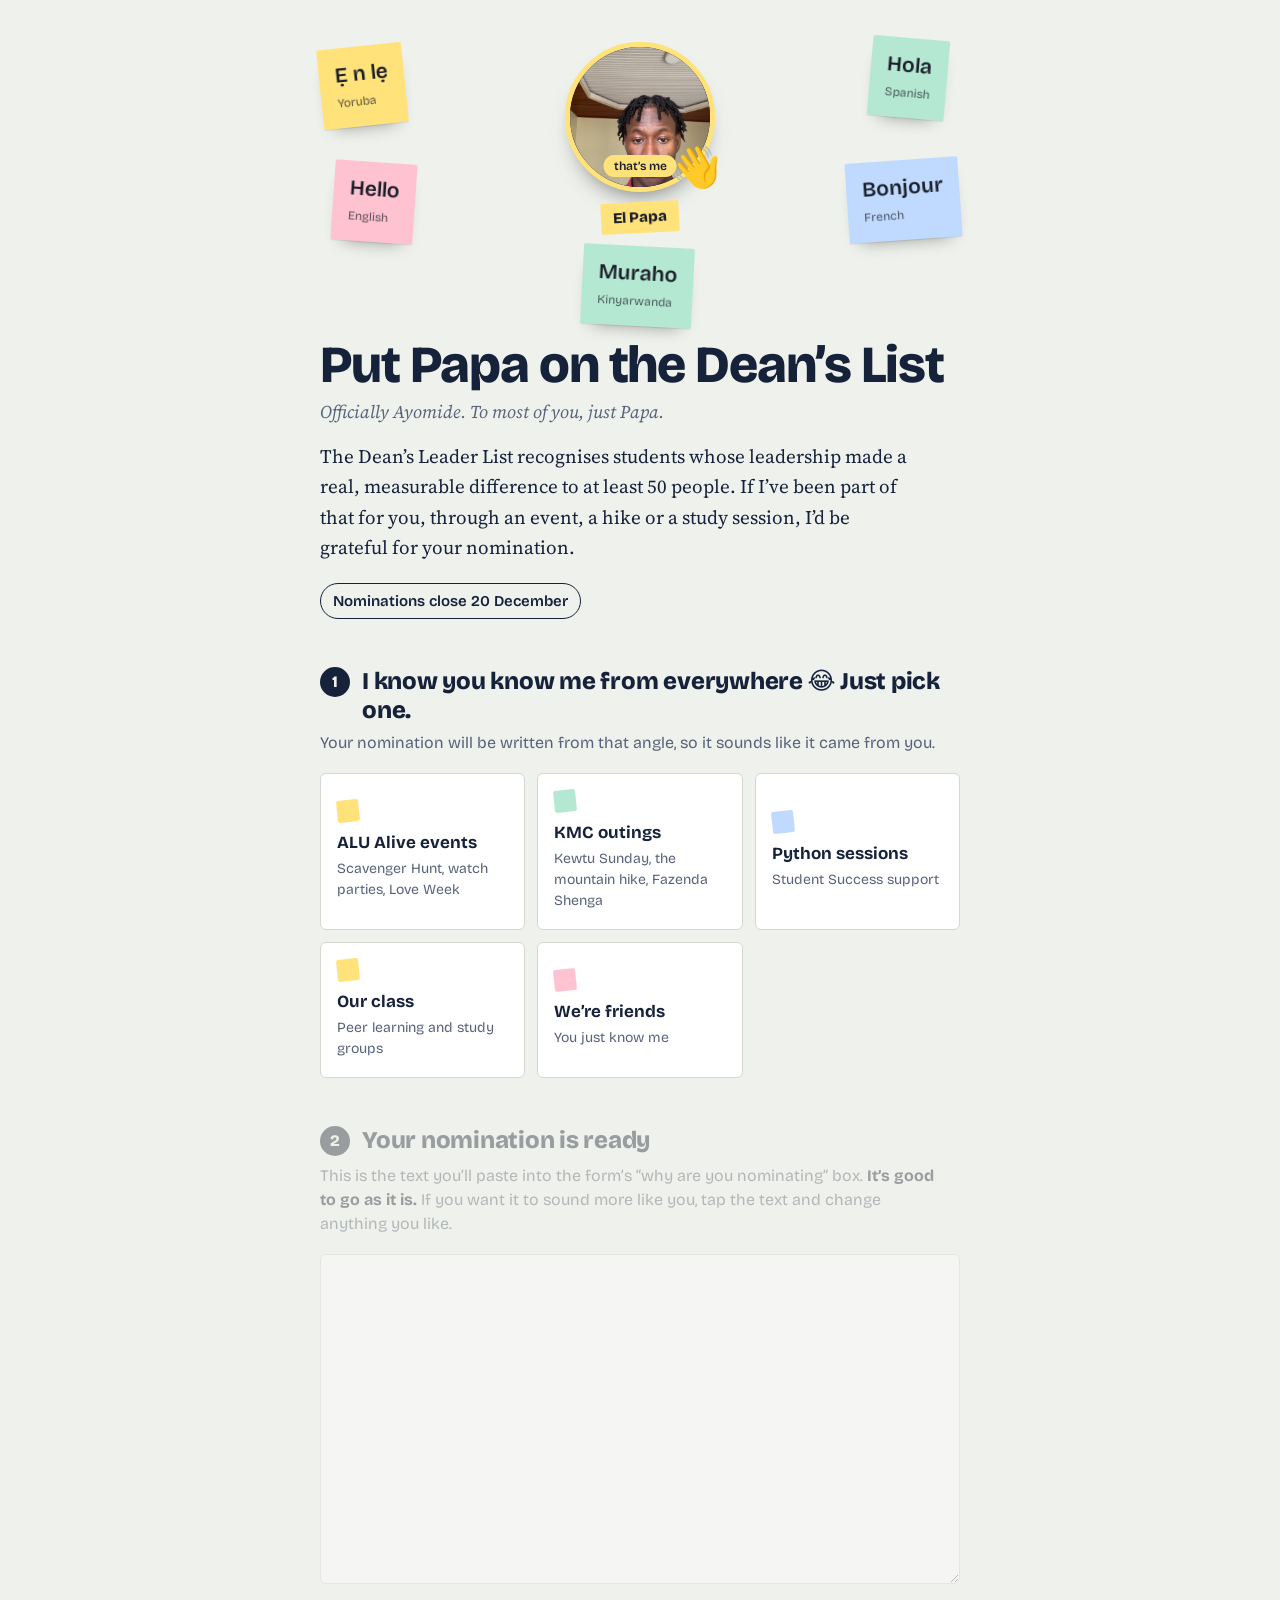
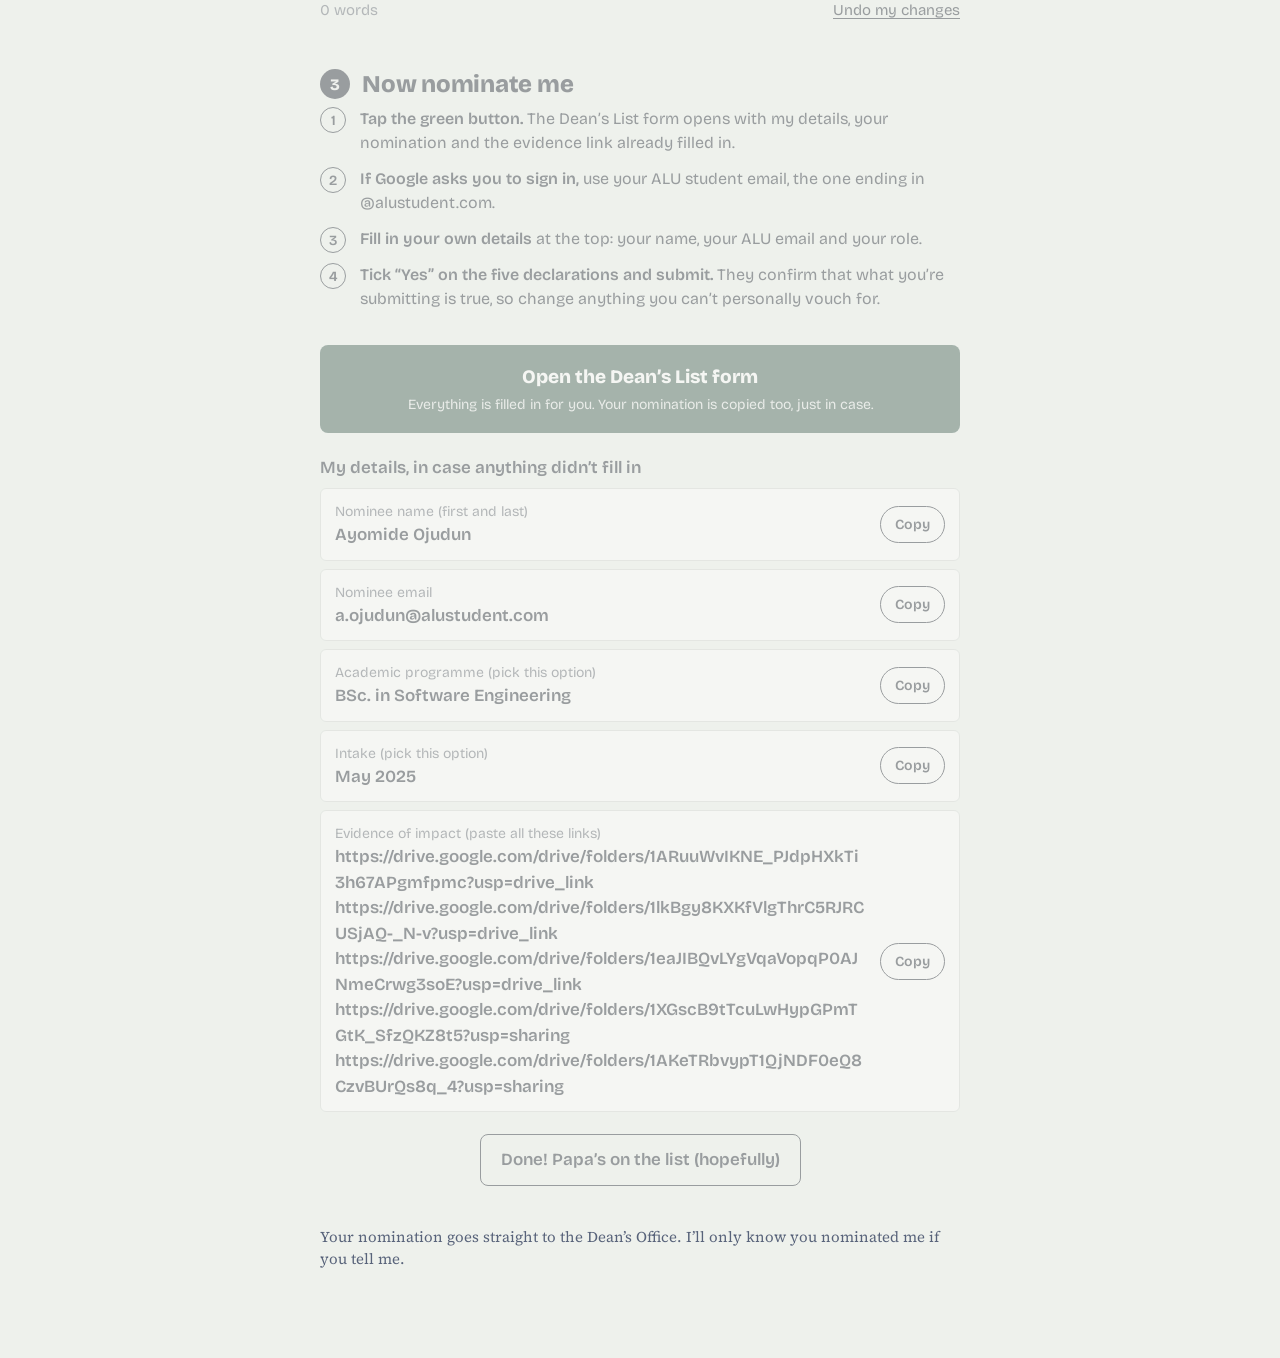
<file: index.html>
<!doctype html>
<html lang="en">
<head>
<meta charset="utf-8">
<meta name="viewport" content="width=device-width, initial-scale=1, viewport-fit=cover">
<title>Papa for the Dean’s List</title>
<meta name="description" content="Nominate Ayomide (Papa) for ALU’s Dean’s Leader List. Takes about two minutes.">
<link rel="icon" href="data:image/svg+xml,<svg xmlns='http://www.w3.org/2000/svg' viewBox='0 0 100 100'><text y='.9em' font-size='90'>🎓</text></svg>">
<link rel="preconnect" href="https://fonts.googleapis.com">
<link rel="preconnect" href="https://fonts.gstatic.com" crossorigin>
<link href="https://fonts.googleapis.com/css2?family=Bricolage+Grotesque:opsz,wght@12..96,400;12..96,600;12..96,800&family=Source+Serif+4:ital,opsz,wght@0,8..60,400;0,8..60,600;1,8..60,400&display=swap" rel="stylesheet">
<link rel="stylesheet" href="style.css">
</head>
<body>
<main class="wrap">
  <div class="wall" aria-hidden="true">
    <div class="note n1">Ẹ n lẹ<small>Yoruba</small></div>
    <div class="note n2">Hello<small>English</small></div>
    <div class="note n3">Hola<small>Spanish</small></div>
    <div class="note n4">Bonjour<small>French</small></div>
    <div class="note n5">Muraho<small>Kinyarwanda</small></div>
    <div class="papa">
      <div class="face" id="face"><span class="initial">Papa<small>that’s me</small></span></div>
      <div class="wave">👋</div>
      <span class="tag">El Papa</span>
    </div>
  </div>

  <h1>Put Papa on the Dean’s List</h1>
  <p class="aka">Officially Ayomide. To most of you, just Papa.</p>
  <p class="lede">The Dean’s Leader List recognises students whose leadership made a real, measurable difference to at least 50 people. If I’ve been part of that for you, through an event, a hike or a study session, I’d be grateful for your nomination.</p>
  <span class="deadline">Nominations close 20 December</span>

  <section id="s1">
    <h2><span class="step">1</span>I know you know me from everywhere 😂 Just pick one.</h2>
    <p class="hint">Your nomination will be written from that angle, so it sounds like it came from you.</p>
    <div class="groups" id="groups"></div>
  </section>

  <section id="s2" class="locked" aria-disabled="true">
    <h2><span class="step">2</span>Your nomination is ready</h2>
    <p class="hint">This is the text you’ll paste into the form’s “why are you nominating” box. <b>It’s good to go as it is.</b> If you want it to sound more like you, tap the text and change anything you like.</p>
    <label for="essay" class="sr">Your nomination text</label>
    <textarea id="essay" spellcheck="true"></textarea>
    <div class="meta">
      <span class="count" id="count" aria-live="polite">0 words</span>
      <button class="link" id="reset" type="button">Undo my changes</button>
    </div>
  </section>

  <section id="s3" class="locked" aria-disabled="true">
    <h2><span class="step">3</span>Now nominate me</h2>
    <ol class="how">
      <li><b>Tap the green button.</b> The Dean’s List form opens with my details, your nomination and the evidence link already filled in.</li>
      <li><b>If Google asks you to sign in,</b> use your ALU student email, the one ending in @alustudent.com.</li>
      <li><b>Fill in your own details</b> at the top: your name, your ALU email and your role.</li>
      <li><b>Tick “Yes” on the five declarations and submit.</b> They confirm that what you’re submitting is true, so change anything you can’t personally vouch for.</li>
    </ol>
    <a class="cta" id="go" href="https://docs.google.com/forms/d/e/1FAIpQLSceH_SEI4HLP_g3n-gmYNl29mjpC9BsT-lb0v7ZDl2UUuuXvw/viewform" target="_blank" rel="noopener">
      Open the Dean’s List form
      <small>Everything is filled in for you. Your nomination is copied too, just in case.</small>
    </a>

    <div class="fields" id="fields">
      <p class="fields-title">My details for the form</p>
    </div>

    <div class="after"><button class="ghost" id="done" type="button">Done! Papa’s on the list (hopefully)</button></div>

    <div class="thanks" id="thanks" role="status">
      <h3>Ẹ ṣé gan!</h3>
      <p>That’s “thank you so much” in Yoruba, and I mean it. Whatever the committee decides, thank you for vouching for me.</p>
      <p>Papa</p>
    </div>

  </section>

  <p class="privacy">Your nomination goes straight to the Dean’s Office. I’ll only know you nominated me if you tell me.</p>
</main>
<div class="toast" id="toast" role="status" aria-live="polite"></div>
<script src="shared.js"></script>
<script src="script.js"></script>
</body>
</html>
</file>
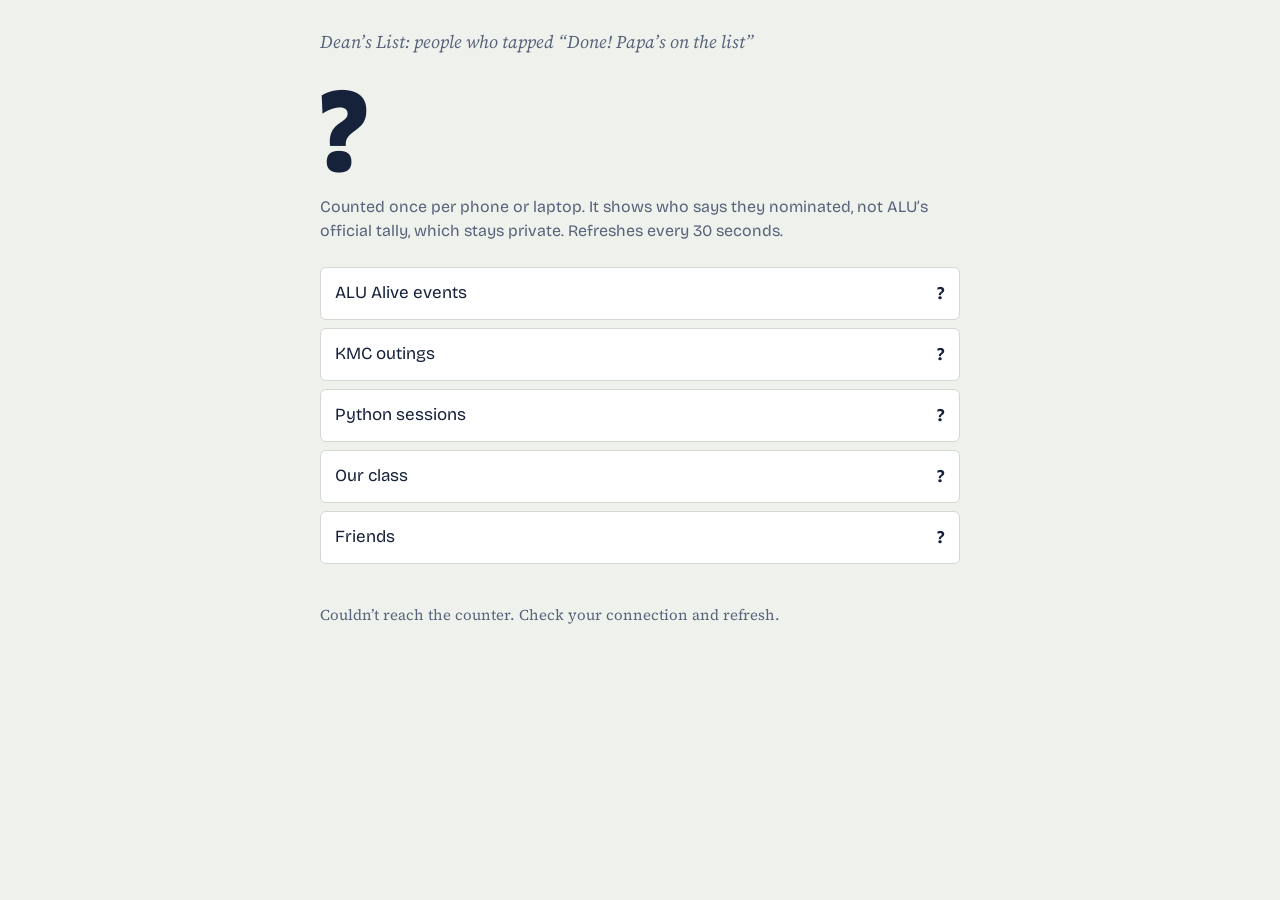
<file: stats.html>
<!doctype html>
<html lang="en">
<head>
<meta charset="utf-8">
<meta name="viewport" content="width=device-width, initial-scale=1, viewport-fit=cover">
<meta name="robots" content="noindex">
<title>Papa’s nomination count</title>
<link rel="preconnect" href="https://fonts.googleapis.com">
<link rel="preconnect" href="https://fonts.gstatic.com" crossorigin>
<link href="https://fonts.googleapis.com/css2?family=Bricolage+Grotesque:opsz,wght@12..96,400;12..96,600;12..96,800&family=Source+Serif+4:ital,opsz,wght@0,8..60,400;0,8..60,600;1,8..60,400&display=swap" rel="stylesheet">
<link rel="stylesheet" href="style.css">
</head>
<body>
<main class="wrap">
  <p class="aka">Dean’s List: people who tapped “Done! Papa’s on the list”</p>
  <div class="stat-big" id="total">…</div>
  <p class="hint">Counted once per phone or laptop. It shows who says they nominated, not ALU’s official tally, which stays private. Refreshes every 30 seconds.</p>

  <div class="stat-list" id="list"></div>

  <p class="privacy" id="updated"></p>
</main>
<script>
const BASE = "https://abacus.jasoncameron.dev";
const NS = "papa-reconciliation-2026-aojudun";
const KEYS = [
  ["deans-done-alive", "ALU Alive events"],
  ["deans-done-kmc", "KMC outings"],
  ["deans-done-python", "Python sessions"],
  ["deans-done-class", "Our class"],
  ["deans-done-friends", "Friends"]
];

async function get(key){
  try {
    const r = await fetch(BASE + "/get/" + NS + "/" + key, {cache: "no-store"});
    if (!r.ok) return 0;
    const j = await r.json();
    return j.value || 0;
  } catch(e){ return null; }
}

async function load(){
  const total = await get("deans-done");
  document.getElementById("total").textContent = total === null ? "?" : total;
  const list = document.getElementById("list");
  list.innerHTML = "";
  for (const [key, label] of KEYS){
    const v = await get(key);
    const row = document.createElement("div"); row.className = "stat-row";
    row.innerHTML = "<span></span><b></b>";
    row.querySelector("span").textContent = label;
    row.querySelector("b").textContent = v === null ? "?" : v;
    list.appendChild(row);
  }
  document.getElementById("updated").textContent = total === null
    ? "Couldn’t reach the counter. Check your connection and refresh."
    : "Last updated " + new Date().toLocaleTimeString();
}
load();
setInterval(load, 30000);
</script>
</body>
</html>
</file>
<file: style.css>
:root{
  --bg:#EEF1EC; --surface:#FFFFFF; --ink:#16213A; --muted:#58637A; --line:#D3D9D1;
  --accent:#1F5F4A; --accent-ink:#FFFFFF; --warn:#A33A2B;
  --note-y:#FFE27A; --note-p:#FFC2D1; --note-m:#B5E8D2; --note-b:#BFD9FF; --note-ink:#1B1F2A;
  --display:"Bricolage Grotesque", "Avenir Next", "Segoe UI", system-ui, sans-serif;
  --serif:"Source Serif 4", Georgia, "Times New Roman", serif;
  color-scheme: light;
  box-sizing:border-box;
  padding-top:env(safe-area-inset-top,0px);
  padding-bottom:env(safe-area-inset-bottom,0px);
}
@media (prefers-color-scheme: dark){
  :root:not([data-theme="light"]){
    --bg:#111924; --surface:#1A2433; --ink:#EAF0F7; --muted:#A3AEC0; --line:#2C384D;
    --accent:#62C9A3; --accent-ink:#0C1A14; --warn:#FF8E7C;
    --note-y:#EED46E; --note-p:#EDB2C1; --note-m:#A6D9C3; --note-b:#AFCAEE;
    color-scheme: dark;
  }
}
:root[data-theme="dark"]{
  --bg:#111924; --surface:#1A2433; --ink:#EAF0F7; --muted:#A3AEC0; --line:#2C384D;
  --accent:#62C9A3; --accent-ink:#0C1A14; --warn:#FF8E7C;
  --note-y:#EED46E; --note-p:#EDB2C1; --note-m:#A6D9C3; --note-b:#AFCAEE;
  color-scheme: dark;
}
*,*::before,*::after{box-sizing:inherit}
html{scroll-padding-top:env(safe-area-inset-top,0px)}
body{margin:0;background:var(--bg);color:var(--ink);font-family:var(--display);font-size:17px;line-height:1.5;-webkit-font-smoothing:antialiased;overflow-x:hidden}
.wrap{max-width:680px;margin:0 auto;padding:28px 20px 72px}

/* Hero: hello wall with Papa in the middle */
.wall{position:relative;height:280px;margin:4px 0 26px}
.note{position:absolute;padding:12px 16px 16px;background:var(--note-y);color:var(--note-ink);font-weight:600;font-size:21px;box-shadow:0 1px 0 rgba(0,0,0,.08),0 10px 18px -12px rgba(0,0,0,.45);border-radius:2px;--r:0deg;transform:rotate(var(--r))}
.note small{display:block;font-weight:400;font-size:12px;opacity:.7;margin-top:2px}
.n1{left:0;top:14px;--r:-6deg}
.n2{left:2%;top:130px;background:var(--note-p);--r:4deg}
.n3{right:2%;top:6px;background:var(--note-m);--r:5deg}
.n4{right:0;top:128px;background:var(--note-b);--r:-4deg}
.n5{left:calc(50% - 58px);top:214px;background:var(--note-m);--r:3deg}
.papa{position:absolute;left:50%;top:10px;translate:-50% 0;text-align:center;width:170px}
.face{width:150px;height:150px;margin:0 auto;border-radius:50%;background:var(--ink);color:var(--bg);display:grid;place-items:center;overflow:hidden;border:5px solid var(--note-y);box-shadow:0 14px 24px -14px rgba(0,0,0,.6);position:relative}
.face img{width:100%;height:100%;object-fit:cover}
.face .me{position:absolute;left:50%;bottom:10px;translate:-50% 0;padding:2px 10px;border-radius:999px;background:var(--note-y);color:var(--note-ink);font-size:12px;font-weight:600;white-space:nowrap}
.face .initial{font-size:44px;font-weight:800;letter-spacing:-.03em;line-height:1}
.face .initial small{display:block;font-size:13px;font-weight:600;letter-spacing:0;opacity:.75;margin-top:4px}
.wave{position:absolute;right:4px;top:96px;font-size:40px;transform-origin:70% 80%}
.tag{display:inline-block;margin-top:10px;padding:4px 12px;background:var(--note-y);color:var(--note-ink);font-weight:800;font-size:15px;transform:rotate(-3deg);border-radius:2px}
@media (prefers-reduced-motion: no-preference){
  .note{animation:stick .5s cubic-bezier(.2,1.4,.4,1) both, sway 5s ease-in-out .6s infinite}
  .n2{animation-delay:.12s,.9s}.n3{animation-delay:.24s,1.3s}.n4{animation-delay:.36s,1.7s}.n5{animation-delay:.48s,2.1s}
  .papa{animation:pop .6s cubic-bezier(.2,1.5,.4,1) .45s both}
  .face{animation:bob 3.2s ease-in-out 1.1s infinite}
  .wave{animation:wave 1.6s ease-in-out 1.2s infinite}
  @keyframes stick{from{opacity:0;translate:0 -18px;scale:1.08}to{opacity:1;translate:0 0;scale:1}}
  @keyframes sway{0%,100%{transform:rotate(var(--r))}50%{transform:rotate(calc(var(--r) * -0.4))}}
  @keyframes pop{from{opacity:0;scale:.6}to{opacity:1;scale:1}}
  @keyframes bob{0%,100%{translate:0 0}50%{translate:0 -6px}}
  @keyframes wave{0%,60%,100%{rotate:0deg}10%,30%{rotate:18deg}20%,40%{rotate:-10deg}}
}
@media (max-width:520px){
  .wall{height:330px}
  .note{font-size:17px;padding:9px 11px 12px}
  .n1{top:0}.n2{top:214px;left:0}.n3{top:0}.n4{top:214px}.n5{top:262px;left:calc(50% - 48px)}
  .papa{top:30px}
}

h1{font-size:clamp(34px,7vw,52px);line-height:1.04;font-weight:800;letter-spacing:-.02em;margin:0 0 6px}
.aka{font-family:var(--serif);font-style:italic;color:var(--muted);margin:0 0 16px;font-size:18px}
.lede{font-family:var(--serif);font-size:19px;line-height:1.6;margin:0 0 10px;max-width:60ch}
.deadline{display:inline-block;margin-top:10px;padding:6px 12px;border:1.5px solid var(--ink);border-radius:999px;font-weight:600;font-size:15px}

section{margin-top:48px}
h2{font-size:24px;font-weight:800;letter-spacing:-.01em;margin:0 0 6px;display:flex;gap:12px;align-items:baseline;line-height:1.2}
h2 .step{flex:none;display:inline-grid;place-items:center;width:30px;height:30px;border-radius:50%;background:var(--ink);color:var(--bg);font-size:16px;transform:translateY(-2px)}
.hint{color:var(--muted);margin:0 0 18px;font-size:16px;max-width:62ch}
.hint b{color:var(--ink)}

/* Group picker */
.groups{display:grid;grid-template-columns:repeat(auto-fill,minmax(190px,1fr));gap:12px}
.group{all:unset;cursor:pointer;display:block;padding:16px 16px 18px;background:var(--surface);border:1.5px solid var(--line);border-radius:6px;transition:transform .15s,border-color .15s}
.group strong{display:block;font-size:17px;line-height:1.3}
.group span{display:block;font-size:14px;color:var(--muted);margin-top:4px}
.group::before{content:"";display:block;width:22px;height:22px;background:var(--c);margin-bottom:10px;border-radius:2px;transform:rotate(-6deg)}
.group:hover{border-color:var(--ink)}
.group:focus-visible{outline:3px solid var(--accent);outline-offset:2px}
.group[aria-pressed="true"]{background:var(--c);color:var(--note-ink);border-color:var(--c);transform:rotate(-1deg)}
.group[aria-pressed="true"] span{color:var(--note-ink);opacity:.75}
.group[aria-pressed="true"]::before{background:var(--note-ink)}

.locked{opacity:.4;pointer-events:none;filter:saturate(.5)}

/* Essay */
textarea{width:100%;min-height:330px;padding:20px;border:1.5px solid var(--line);border-radius:6px;background:var(--surface);color:var(--ink);font-family:var(--serif);font-size:17px;line-height:1.65;resize:vertical}
textarea:focus-visible{outline:3px solid var(--accent);outline-offset:2px;border-color:transparent}
.meta{display:flex;justify-content:space-between;align-items:center;gap:12px;margin-top:8px;font-size:15px;color:var(--muted);flex-wrap:wrap}
.count.bad{color:var(--warn);font-weight:600}
.link{all:unset;cursor:pointer;color:var(--ink);text-decoration:underline;text-underline-offset:3px}
.link:focus-visible{outline:2px solid var(--accent);outline-offset:2px}

/* How-to steps */
.how{margin:0 0 22px;padding:0;list-style:none;counter-reset:how}
.how li{counter-increment:how;position:relative;padding:0 0 12px 40px;font-size:16px;line-height:1.5}
.how li::before{content:counter(how);position:absolute;left:0;top:0;width:26px;height:26px;border-radius:50%;border:1.5px solid var(--ink);display:grid;place-items:center;font-weight:600;font-size:14px}
.how b{font-weight:600}

/* Copy rows */
.fields{display:grid;gap:8px;margin:22px 0 20px}
.fields-title{font-weight:600;margin:0}
.field{display:flex;align-items:center;justify-content:space-between;gap:12px;padding:12px 14px;background:var(--surface);border:1.5px solid var(--line);border-radius:6px}
.field em{font-style:normal;color:var(--muted);font-size:14px;display:block}
.field b{font-weight:600;font-size:17px;word-break:break-word}
.chip{all:unset;cursor:pointer;flex:none;padding:7px 14px;border-radius:999px;border:1.5px solid var(--ink);font-weight:600;font-size:14px}
.chip:focus-visible{outline:3px solid var(--accent);outline-offset:2px}
.chip.ok{background:var(--accent);border-color:var(--accent);color:var(--accent-ink)}

.cta{display:block;text-align:center;text-decoration:none;padding:18px 22px;border-radius:8px;background:var(--accent);color:var(--accent-ink);font-weight:800;font-size:19px}
.cta:focus-visible{outline:3px solid var(--ink);outline-offset:3px}
.cta small{display:block;font-weight:400;font-size:14px;opacity:.85;margin-top:2px}
.after{margin-top:22px;text-align:center}
.ghost{all:unset;cursor:pointer;padding:12px 20px;border-radius:8px;border:1.5px solid var(--ink);font-weight:600}
.ghost:focus-visible{outline:3px solid var(--accent);outline-offset:2px}

/* Thanks */
.thanks{display:none;margin-top:30px;padding:28px 24px 30px;background:var(--note-y);color:var(--note-ink);transform:rotate(-1deg);border-radius:2px;box-shadow:0 14px 26px -16px rgba(0,0,0,.5)}
.thanks.show{display:block}
.thanks h3{margin:0 0 8px;font-size:28px;font-weight:800}
.thanks p{font-family:var(--serif);margin:0 0 8px;font-size:18px}
.confetti{position:fixed;top:-12px;width:10px;height:14px;pointer-events:none;z-index:20;border-radius:1px;animation:fall linear forwards}
@keyframes fall{to{transform:translate3d(var(--dx),110vh,0) rotate(var(--rot))}}

.privacy{margin-top:40px;color:var(--muted);font-size:15px;font-family:var(--serif)}
.toast{position:fixed;left:50%;bottom:calc(20px + env(safe-area-inset-bottom,0px));translate:-50% 0;background:var(--ink);color:var(--bg);padding:10px 18px;border-radius:999px;font-weight:600;font-size:15px;opacity:0;pointer-events:none;transition:opacity .2s;z-index:30;max-width:90vw;text-align:center}
.toast.show{opacity:1}
.sr{position:absolute;left:-9999px}


/* Stats page */
.stat-big{font-size:clamp(64px,18vw,120px);font-weight:800;line-height:1;letter-spacing:-.04em;margin:10px 0 4px}
.stat-list{display:grid;gap:8px;margin-top:24px}
.stat-row{display:flex;justify-content:space-between;padding:12px 14px;background:var(--surface);border:1.5px solid var(--line);border-radius:6px}
.stat-row b{font-size:18px}
</file>
